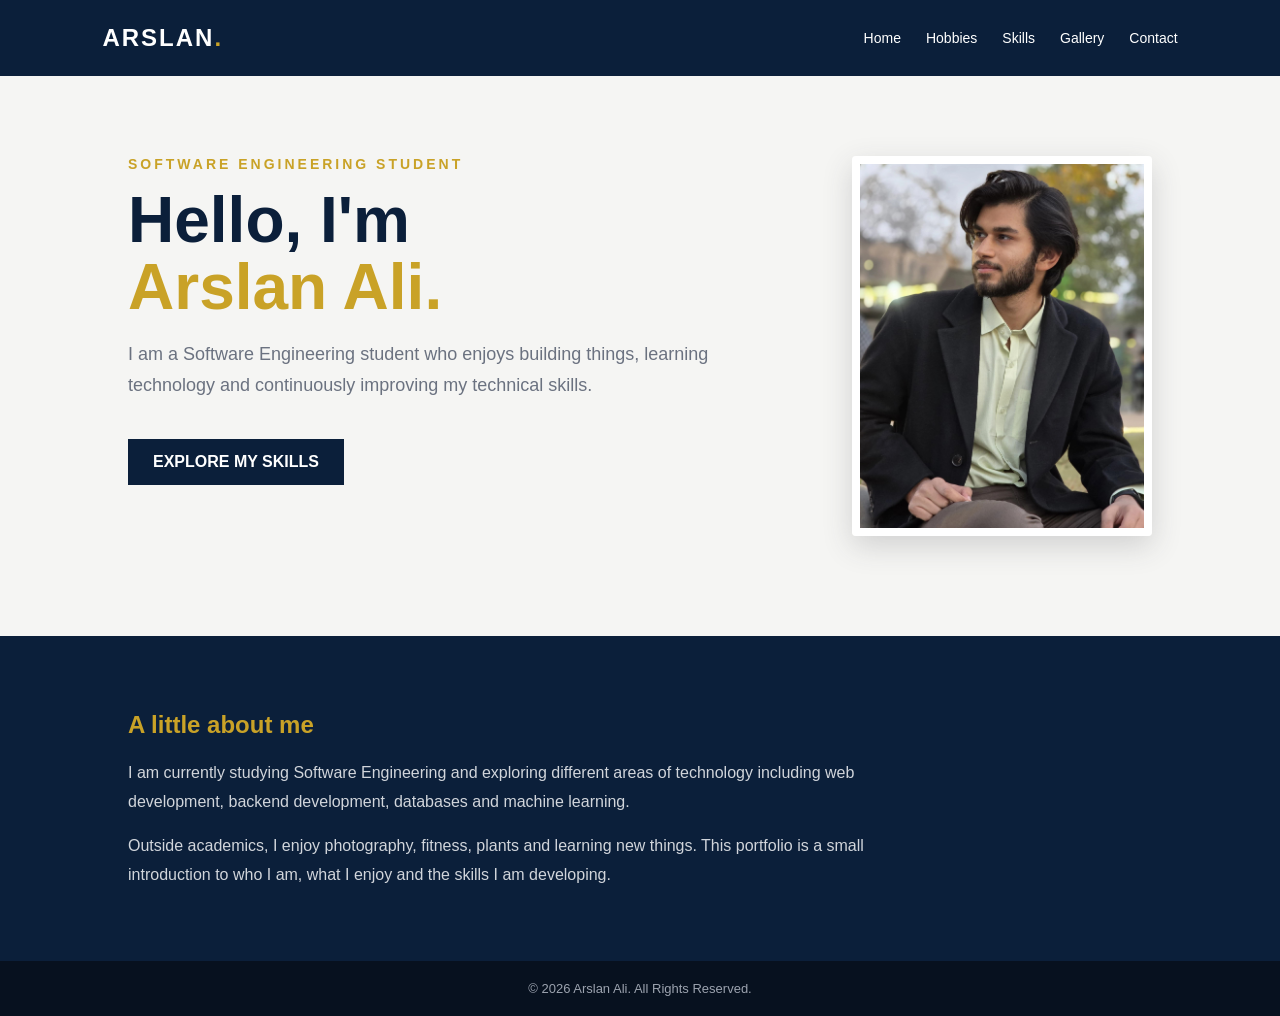
<file: Lab3/index.html>
<!DOCTYPE html>
<html>
<head>
    <title>Arslan Ali | Home</title>
    <link rel="stylesheet" href="css/style.css">
</head>

<body>

<header>
    <h2>ARSLAN<span>.</span></h2>

    <nav>
        <a href="index.html">Home</a>
        <a href="hobbies.html">Hobbies</a>
        <a href="skills.html">Skills</a>
        <a href="gallery.html">Gallery</a>
        <a href="contact.html">Contact</a>
    </nav>
</header>

<section class="hero">

    <img src="images/profile.jpeg"
         alt="Arslan Ali"
         class="profile">

    <div class="hero-text">

        <div class="small-title">SOFTWARE ENGINEERING STUDENT</div>

        <h1>
            Hello, I'm<br>
            <span>Arslan Ali.</span>
        </h1>

        <p>
            I am a Software Engineering student who enjoys building things,
            learning technology and continuously improving my technical skills.
        </p>

        <a href="skills.html" class="button">EXPLORE MY SKILLS</a>

    </div>

</section>

<section class="intro">

    <h2>A little about me</h2>

    <p>
        I am currently studying Software Engineering and exploring different
        areas of technology including web development, backend development,
        databases and machine learning.
    </p>

    <p>
        Outside academics, I enjoy photography, fitness, plants and learning
        new things. This portfolio is a small introduction to who I am,
        what I enjoy and the skills I am developing.
    </p>

</section>

<footer>
    © 2026 Arslan Ali. All Rights Reserved.
</footer>

</body>
</html>
</file>
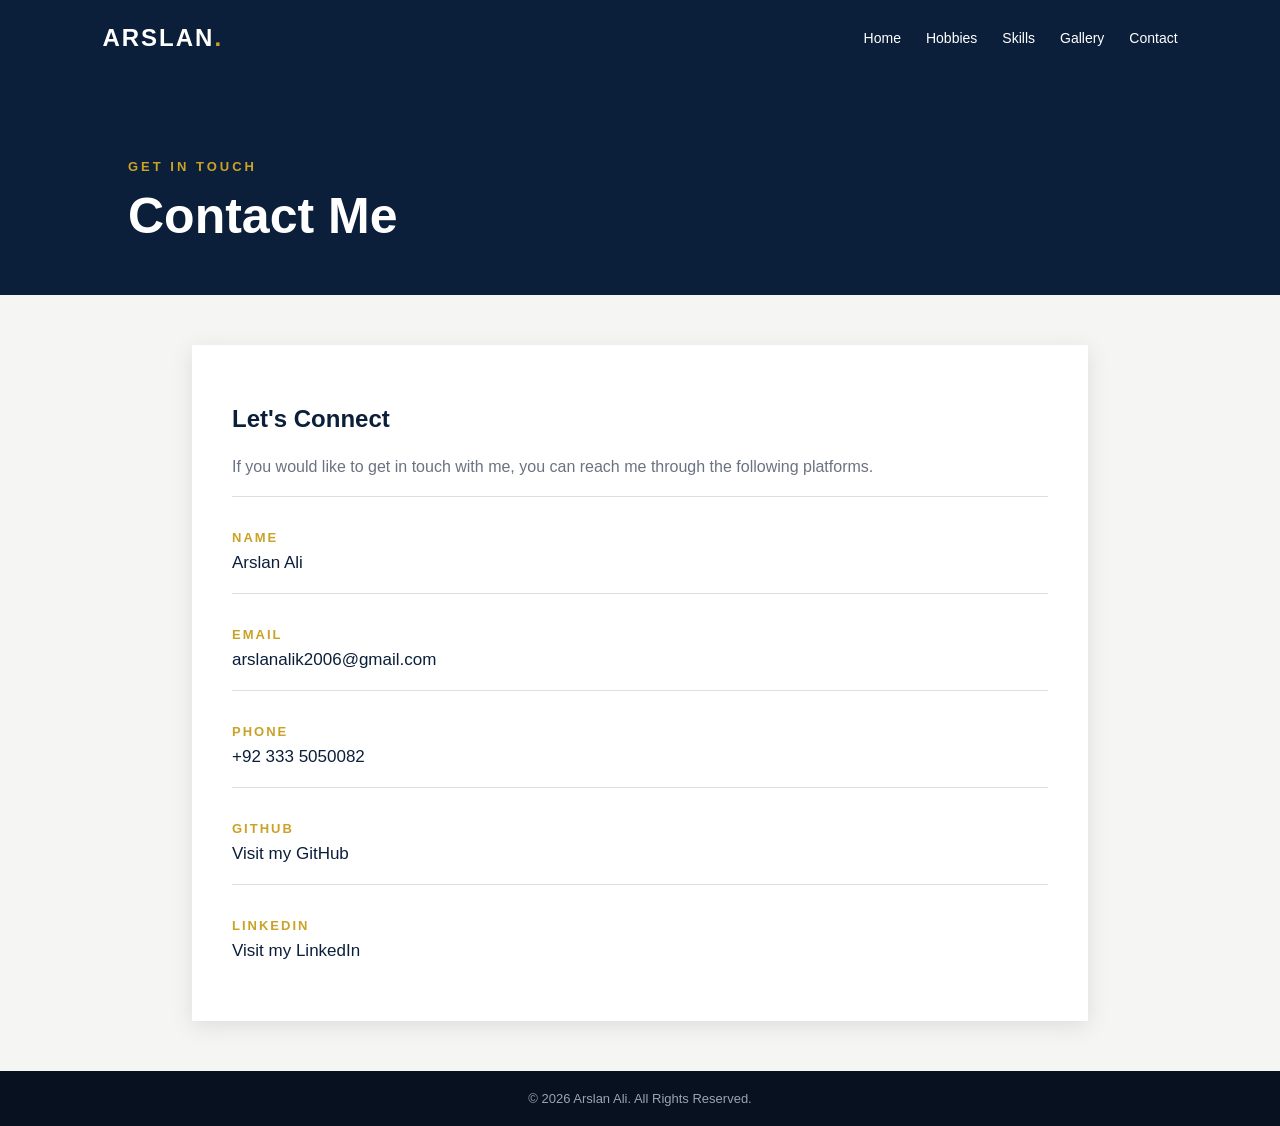
<file: Lab3/contact.html>
<!DOCTYPE html>
<html>
<head>
    <title>Arslan Ali | Contact</title>
    <link rel="stylesheet" href="css/style.css">
</head>

<body>

<header>
    <h2>ARSLAN<span>.</span></h2>

    <nav>
        <a href="index.html">Home</a>
        <a href="hobbies.html">Hobbies</a>
        <a href="skills.html">Skills</a>
        <a href="gallery.html">Gallery</a>
        <a href="contact.html">Contact</a>
    </nav>
</header>

<section class="heading">
    <p>GET IN TOUCH</p>
    <h1>Contact Me</h1>
</section>

<div class="contact-container">

    <div class="contact-box">

        <h2>Let's Connect</h2>

        <p>
            If you would like to get in touch with me, you can reach me
            through the following platforms.
        </p>

        <div class="contact-item">
            <h3>NAME</h3>
            <p>Arslan Ali</p>
        </div>

        <div class="contact-item">
            <h3>EMAIL</h3>
            <p>
                <a href="mailto:arslanalik2006@gmail.com">
                    arslanalik2006@gmail.com
                </a>
            </p>
        </div>

        <div class="contact-item">
            <h3>PHONE</h3>
            <p>+92 333 5050082</p>
        </div>

        <div class="contact-item">
            <h3>GITHUB</h3>
            <p>
                <a href="https://github.com/arslanali372006" target="_blank">
                    Visit my GitHub
                </a>
            </p>
        </div>

        <div class="contact-item">
            <h3>LINKEDIN</h3>
            <p>
                <a href="https://www.linkedin.com/in/arslan-ali-23793730a/" target="_blank">
                    Visit my LinkedIn
                </a>
            </p>
        </div>

    </div>

</div>

<footer>
    © 2026 Arslan Ali. All Rights Reserved.
</footer>

</body>
</html>
</file>
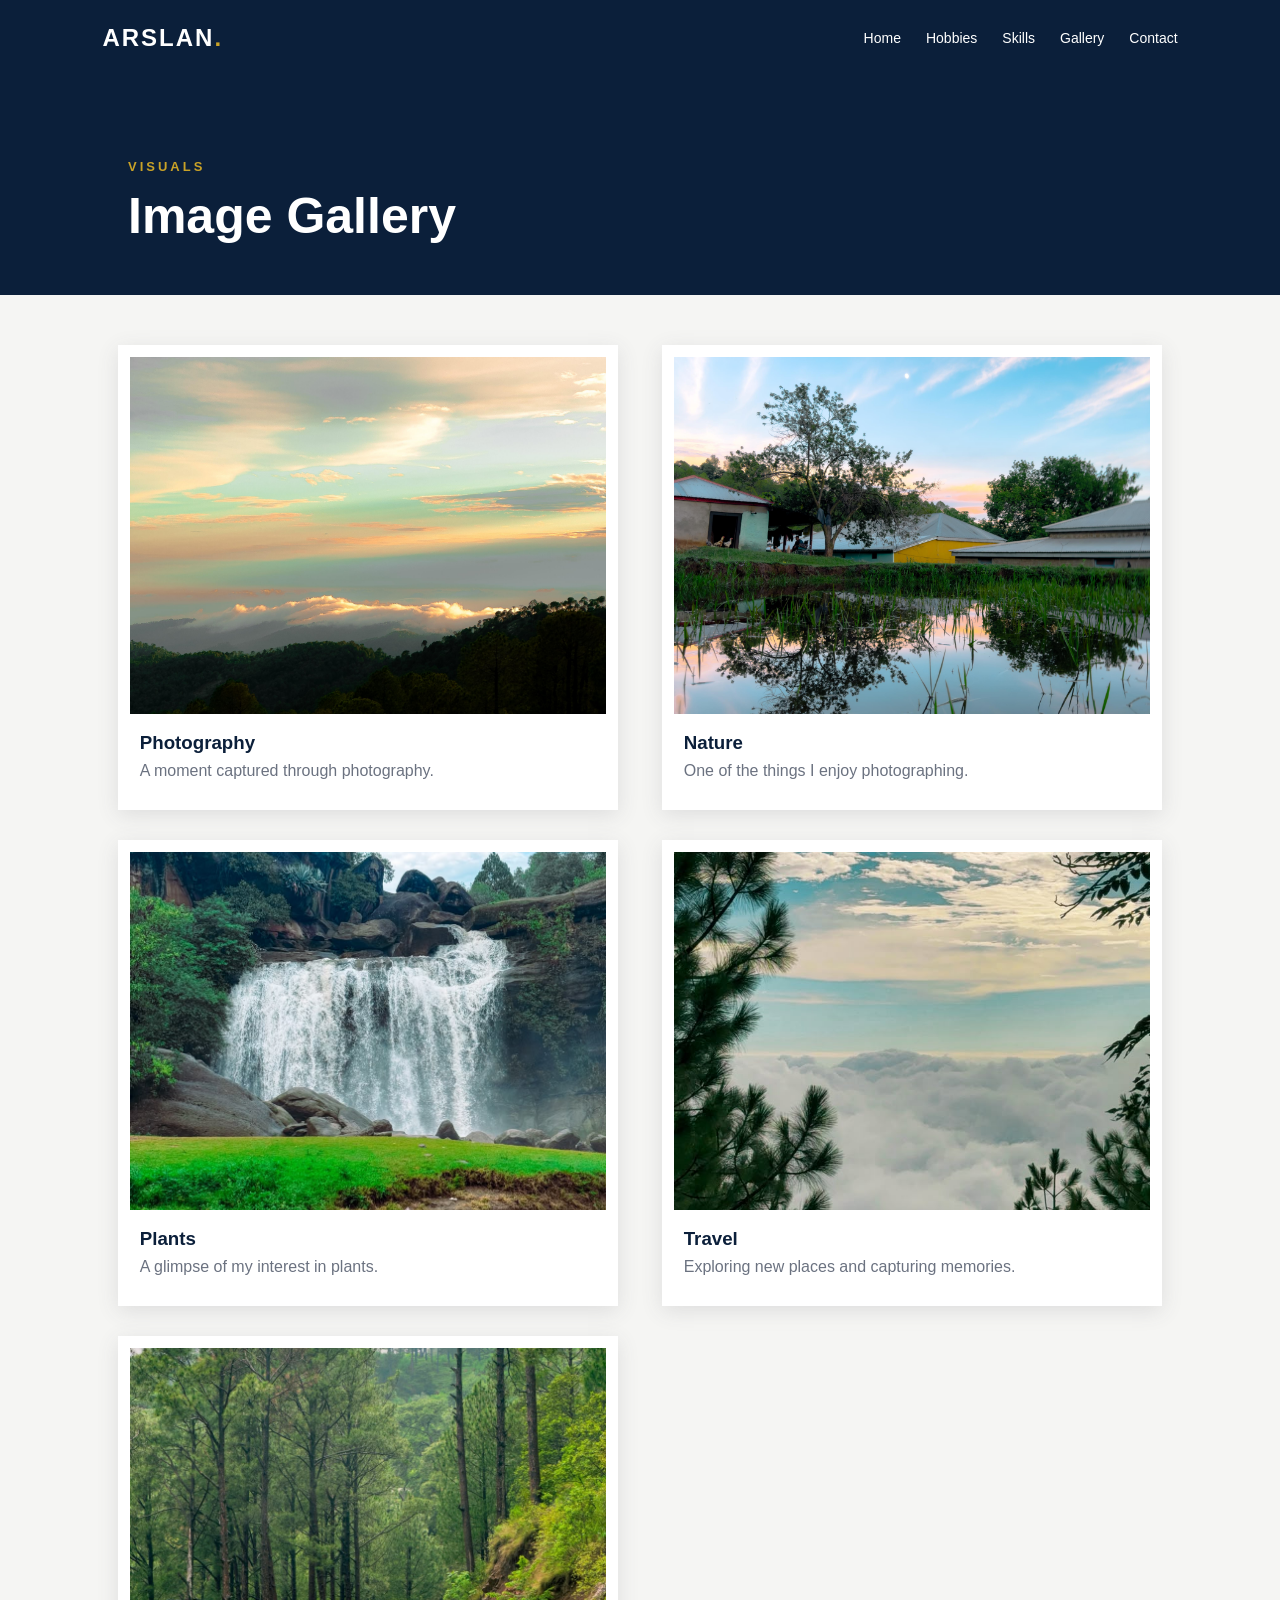
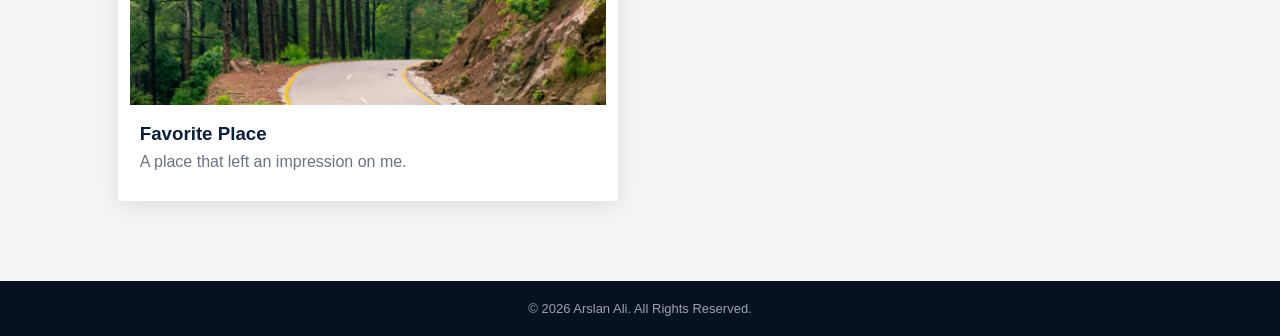
<file: Lab3/gallery.html>
<!DOCTYPE html>
<html>

<head>
    <title>Arslan Ali | Image Gallery</title>
    <link rel="stylesheet" href="css/style.css">
</head>

<body>

    <header>

        <h2>ARSLAN<span>.</span></h2>

        <nav>
            <a href="index.html">Home</a>
            <a href="hobbies.html">Hobbies</a>
            <a href="skills.html">Skills</a>
            <a href="gallery.html">Gallery</a>
            <a href="contact.html">Contact</a>
        </nav>

    </header>


    <section class="heading">

        <p>VISUALS</p>

        <h1>Image Gallery</h1>

    </section>


    <div class="gallery">

        <div class="image-card">

            <img src="images/image1.jpeg" alt="Photography">

            <h3>Photography</h3>

            <p>
                A moment captured through photography.
            </p>

        </div>


        <div class="image-card">

            <img src="images/image2.jpeg" alt="Nature">

            <h3>Nature</h3>

            <p>
                One of the things I enjoy photographing.
            </p>

        </div>


        <div class="image-card">

            <img src="images/image3.jpeg" alt="Plants">

            <h3>Plants</h3>

            <p>
                A glimpse of my interest in plants.
            </p>

        </div>


        <div class="image-card">

            <img src="images/image4.jpeg" alt="Travel">

            <h3>Travel</h3>

            <p>
                Exploring new places and capturing memories.
            </p>

        </div>


        <div class="image-card">

            <img src="images/image5.jpeg" alt="Favorite Place">

            <h3>Favorite Place</h3>

            <p>
                A place that left an impression on me.
            </p>

        </div>

    </div>


    <footer>

        © 2026 Arslan Ali. All Rights Reserved.

    </footer>

</body>

</html>
</file>
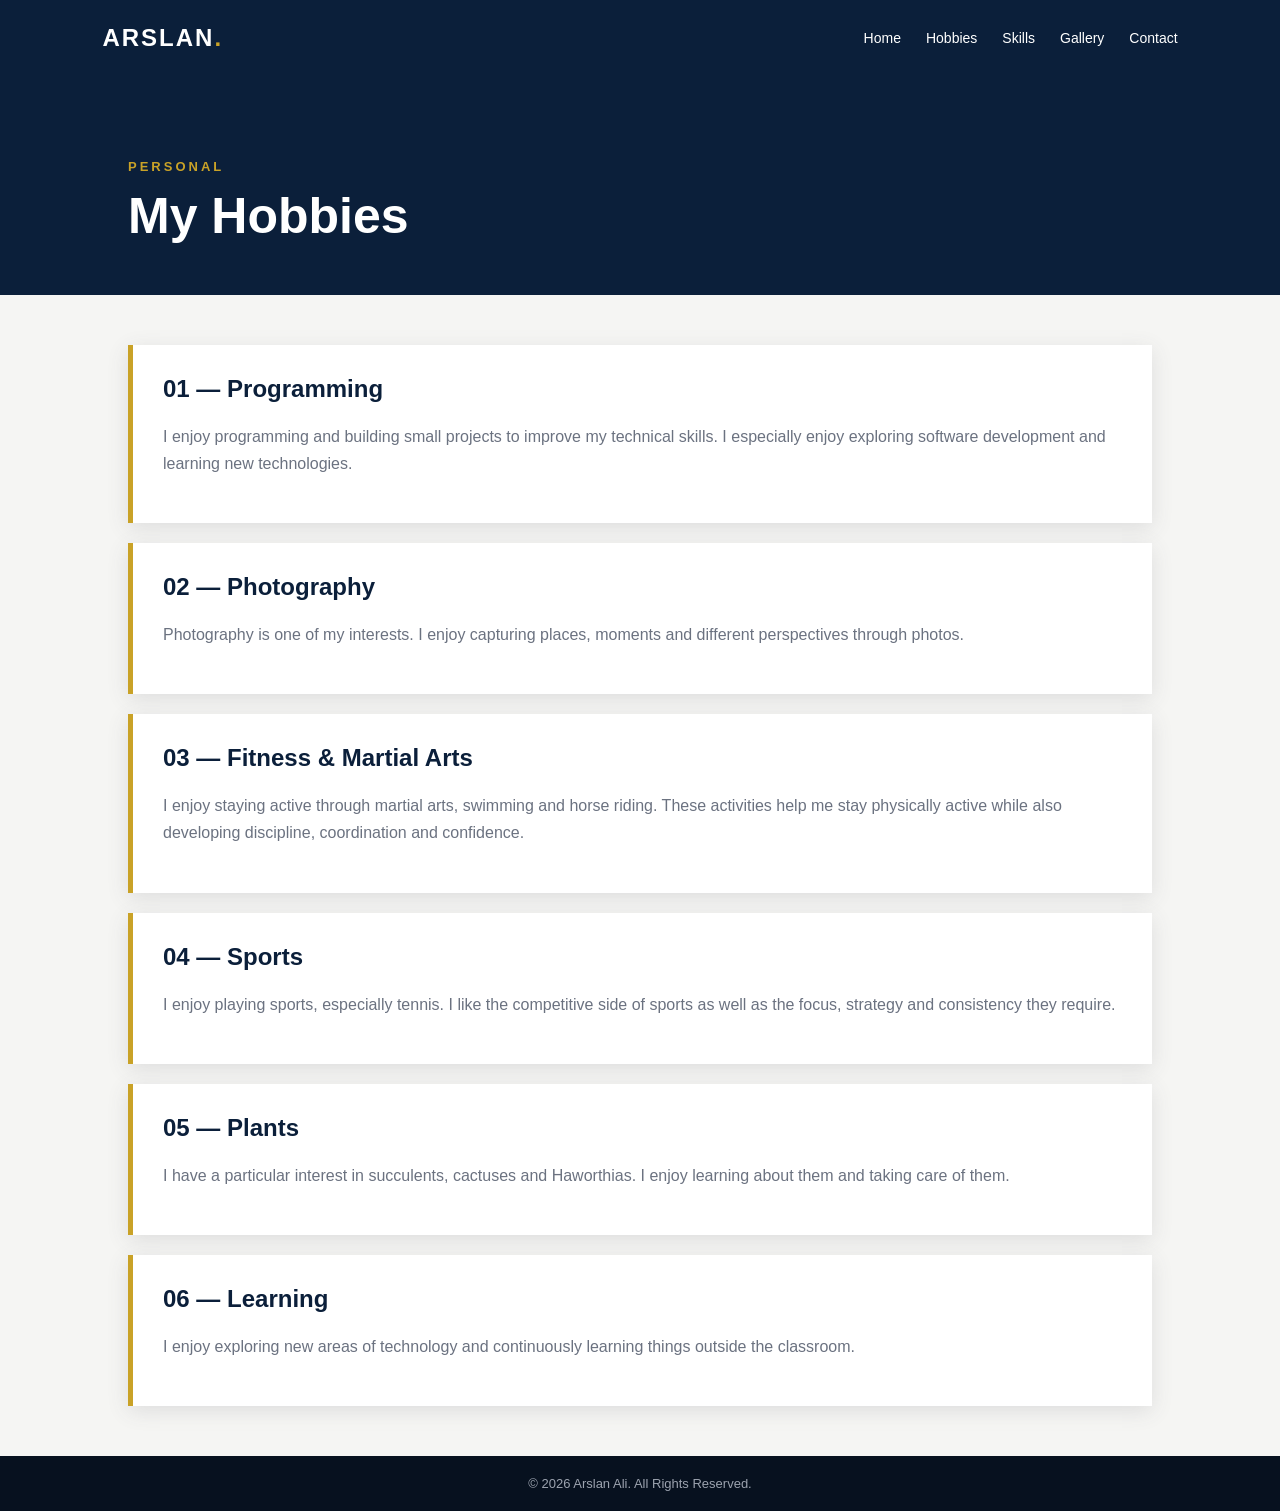
<file: Lab3/hobbies.html>
<!DOCTYPE html>
<html>

<head>
    <title>Arslan Ali | Hobbies</title>
    <link rel="stylesheet" href="css/style.css">
</head>

<body>

    <header>
        <h2>ARSLAN<span>.</span></h2>

        <nav>
            <a href="index.html">Home</a>
            <a href="hobbies.html">Hobbies</a>
            <a href="skills.html">Skills</a>
            <a href="gallery.html">Gallery</a>
            <a href="contact.html">Contact</a>
        </nav>
    </header>

    <section class="heading">
        <p>PERSONAL</p>
        <h1>My Hobbies</h1>
    </section>

    <div class="container">

        <div class="hobby">
            <h2>01 — Programming</h2>
            <p>
                I enjoy programming and building small projects to improve
                my technical skills. I especially enjoy exploring software
                development and learning new technologies.
            </p>
        </div>

        <div class="hobby">
            <h2>02 — Photography</h2>
            <p>
                Photography is one of my interests. I enjoy capturing
                places, moments and different perspectives through photos.
            </p>
        </div>

        <div class="hobby">
            <h2>03 — Fitness & Martial Arts</h2>
            <p>
                I enjoy staying active through martial arts, swimming and
                horse riding. These activities help me stay physically active
                while also developing discipline, coordination and confidence.
            </p>
        </div>

        <div class="hobby">
            <h2>04 — Sports</h2>
            <p>
                I enjoy playing sports, especially tennis. I like the
                competitive side of sports as well as the focus, strategy
                and consistency they require.
            </p>
        </div>

        <div class="hobby">
            <h2>05 — Plants</h2>
            <p>
                I have a particular interest in succulents, cactuses and
                Haworthias. I enjoy learning about them and taking care
                of them.
            </p>
        </div>

        <div class="hobby">
            <h2>06 — Learning</h2>
            <p>
                I enjoy exploring new areas of technology and continuously
                learning things outside the classroom.
            </p>
        </div>

    </div>

    <footer>
        © 2026 Arslan Ali. All Rights Reserved.
    </footer>

</body>

</html>
</file>
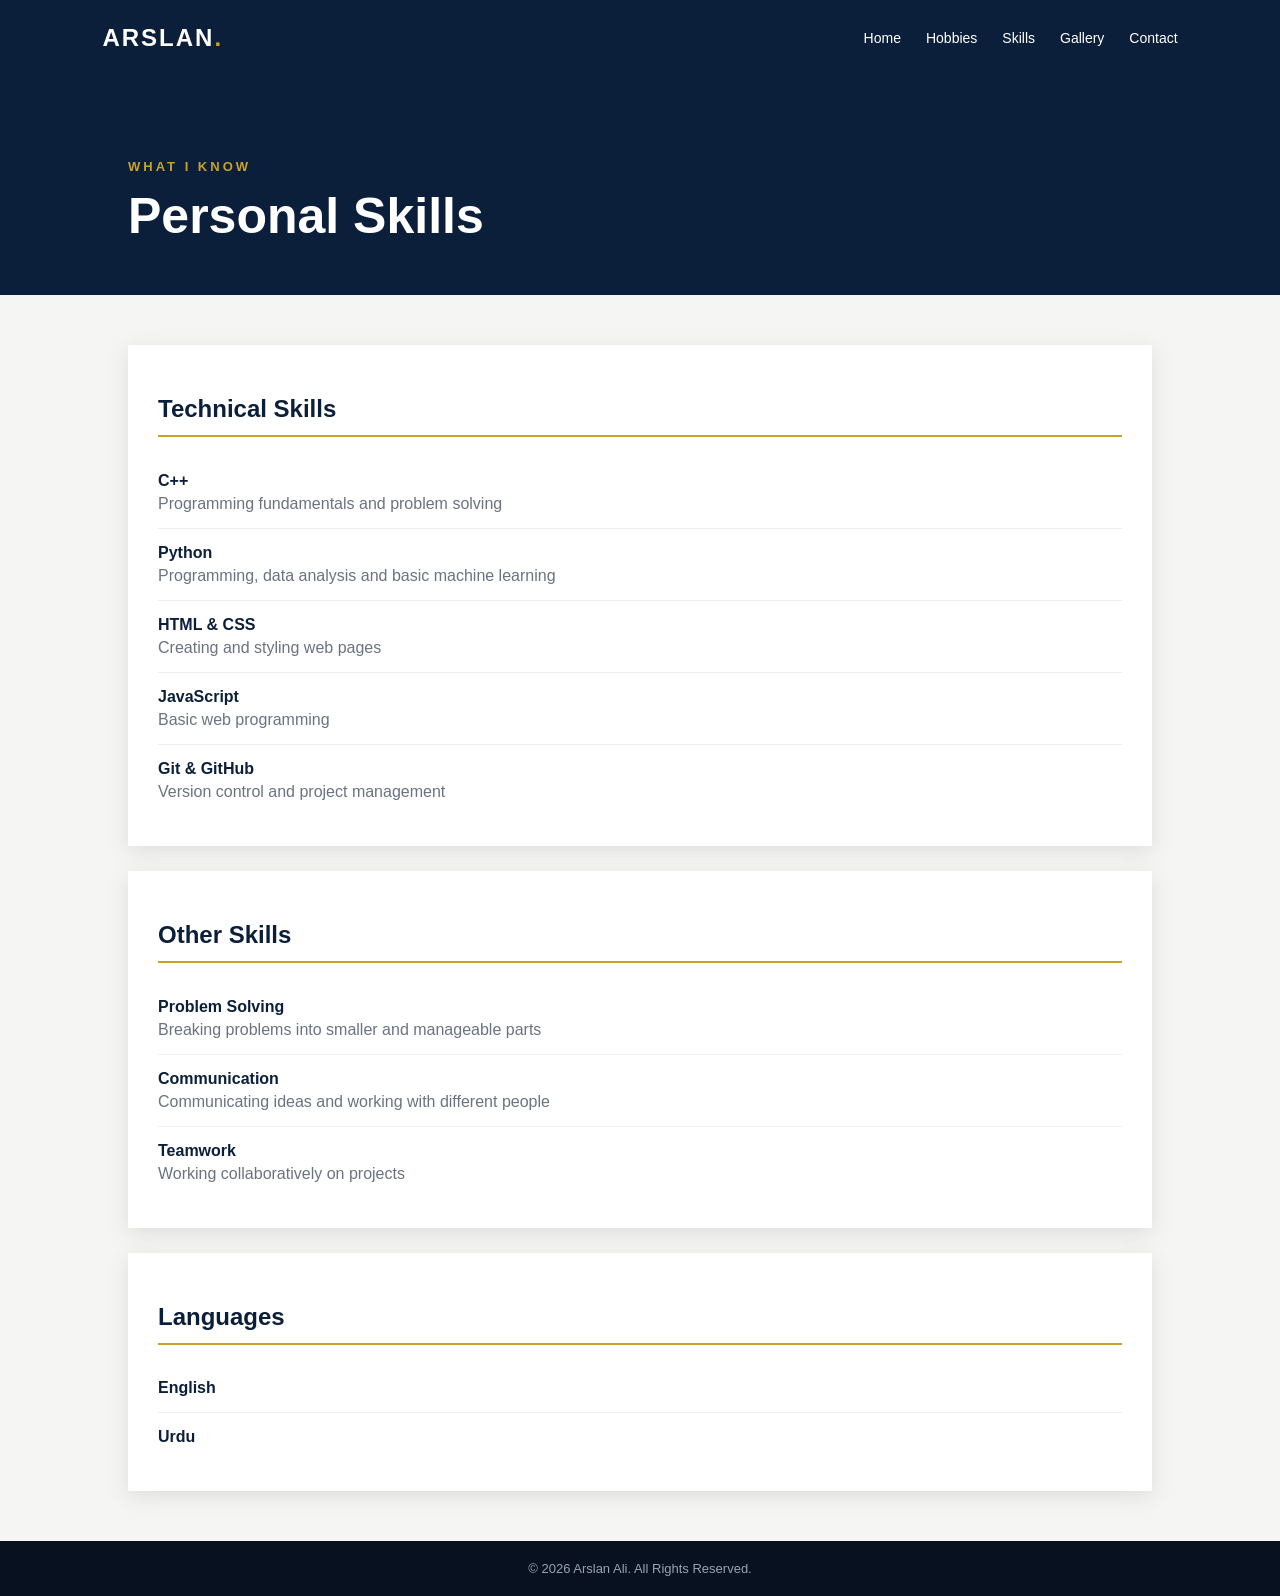
<file: Lab3/skills.html>
<!DOCTYPE html>
<html>
<head>
    <title>Arslan Ali | Personal Skills</title>
    <link rel="stylesheet" href="css/style.css">
</head>

<body>

<header>
    <h2>ARSLAN<span>.</span></h2>

    <nav>
        <a href="index.html">Home</a>
        <a href="hobbies.html">Hobbies</a>
        <a href="skills.html">Skills</a>
        <a href="gallery.html">Gallery</a>
        <a href="contact.html">Contact</a>
    </nav>
</header>

<section class="heading">
    <p>WHAT I KNOW</p>
    <h1>Personal Skills</h1>
</section>

<div class="container">

    <div class="section">

        <h2>Technical Skills</h2>

        <div class="skill">
            <div class="skill-name">C++</div>
            <div class="description">
                Programming fundamentals and problem solving
            </div>
        </div>

        <div class="skill">
            <div class="skill-name">Python</div>
            <div class="description">
                Programming, data analysis and basic machine learning
            </div>
        </div>

        <div class="skill">
            <div class="skill-name">HTML & CSS</div>
            <div class="description">
                Creating and styling web pages
            </div>
        </div>

        <div class="skill">
            <div class="skill-name">JavaScript</div>
            <div class="description">
                Basic web programming
            </div>
        </div>

        <div class="skill">
            <div class="skill-name">Git & GitHub</div>
            <div class="description">
                Version control and project management
            </div>
        </div>

    </div>

    <div class="section">

        <h2>Other Skills</h2>

        <div class="skill">
            <div class="skill-name">Problem Solving</div>
            <div class="description">
                Breaking problems into smaller and manageable parts
            </div>
        </div>

        <div class="skill">
            <div class="skill-name">Communication</div>
            <div class="description">
                Communicating ideas and working with different people
            </div>
        </div>

        <div class="skill">
            <div class="skill-name">Teamwork</div>
            <div class="description">
                Working collaboratively on projects
            </div>
        </div>

    </div>

    <div class="section">

        <h2>Languages</h2>

        <div class="skill">
            <div class="skill-name">English</div>
        </div>

        <div class="skill">
            <div class="skill-name">Urdu</div>
        </div>

    </div>

</div>

<footer>
    © 2026 Arslan Ali. All Rights Reserved.
</footer>

</body>
</html>
</file>
<file: Lab3/css/style.css>
/* =========================================================
   Arslan Ali — Portfolio Stylesheet
   Lab 3: external CSS, float/clear layout, no frameworks/JS
   ========================================================= */

* {
    box-sizing: border-box;
}

body {
    margin: 0;
    font-family: Arial, Helvetica, sans-serif;
    background-color: #f5f5f3;
    color: #111827;
}

/* ---------- Header & horizontal nav (float-based) ---------- */

header {
    background-color: #0b1f3a;
    color: white;
    padding: 22px 8%;
}

/* clearfix: contains the floated logo and nav below */
header::after {
    content: "";
    display: table;
    clear: both;
}

header h2 {
    float: left;
    margin: 0;
    letter-spacing: 2px;
    line-height: 32px;
}

header span {
    color: #c9a227;
}

nav {
    float: right;
}

nav a {
    float: left;
    color: white;
    text-decoration: none;
    margin-left: 25px;
    font-size: 14px;
    line-height: 32px;
}

nav a:hover {
    color: #c9a227;
}

/* ---------- Page banner (heading) ---------- */

.heading {
    padding: 70px 10% 40px;
    background-color: #0b1f3a;
    color: white;
}

.heading p {
    color: #c9a227;
    letter-spacing: 3px;
    font-size: 13px;
    font-weight: bold;
}

.heading h1 {
    font-size: 50px;
    margin: 10px 0;
}

/* ---------- Footer ---------- */

footer {
    background-color: #07111f;
    color: #9ca3af;
    text-align: center;
    padding: 20px;
    font-size: 13px;
}

/* =========================================================
   Home page — hero with floated profile photo
   ========================================================= */

.hero {
    padding: 80px 10%;
}

/* clearfix: contains the floated profile image */
.hero::after {
    content: "";
    display: table;
    clear: both;
}

.hero-text {
    max-width: 650px;
}

.small-title {
    color: #c9a227;
    font-size: 14px;
    letter-spacing: 3px;
    font-weight: bold;
}

.hero h1 {
    font-size: 64px;
    margin: 15px 0;
    line-height: 1.05;
    color: #0b1f3a;
}

.hero h1 span {
    color: #c9a227;
}

.hero p {
    color: #6b7280;
    font-size: 18px;
    line-height: 1.7;
}

.button {
    display: inline-block;
    margin-top: 20px;
    padding: 14px 25px;
    background-color: #0b1f3a;
    color: white;
    text-decoration: none;
    font-weight: bold;
}

.button:hover {
    background-color: #c9a227;
    color: #0b1f3a;
}

/* Profile photo floats right; hero-text wraps beside it */
.profile {
    float: right;
    width: 300px;
    height: 380px;
    object-fit: cover;
    border-radius: 4px;
    border: 8px solid white;
    box-shadow: 0 10px 30px #d0d0d0;
    margin-left: 40px;
    margin-bottom: 20px;
}

.intro {
    background-color: #0b1f3a;
    color: white;
    padding: 55px 10%;
}

.intro h2 {
    color: #c9a227;
}

.intro p {
    max-width: 800px;
    line-height: 1.8;
    color: #d1d5db;
}

@media (max-width: 800px) {
    header h2,
    nav {
        float: none;
        text-align: center;
    }

    nav a {
        float: none;
        display: inline-block;
        margin: 5px;
    }

    .profile {
        float: none;
        display: block;
        margin: 0 auto 25px;
    }

    .hero h1 {
        font-size: 45px;
    }

    .hero {
        text-align: center;
    }
}

/* =========================================================
   Shared container (Skills & Hobbies pages)
   ========================================================= */

.container {
    width: 80%;
    margin: 50px auto;
}

/* ---------- Skills page ---------- */

.section {
    background-color: white;
    padding: 30px;
    margin-bottom: 25px;
    box-shadow: 0 5px 20px #dddddd;
}

.section h2 {
    color: #0b1f3a;
    border-bottom: 2px solid #c9a227;
    padding-bottom: 12px;
}

.skill {
    padding: 15px 0;
    border-bottom: 1px solid #eeeeee;
}

.skill:last-child {
    border-bottom: none;
}

.skill-name {
    font-weight: bold;
    color: #0b1f3a;
}

.description {
    color: #6b7280;
    margin-top: 5px;
}

/* ---------- Hobbies page ---------- */

.hobby {
    background-color: white;
    padding: 30px;
    margin-bottom: 20px;
    border-left: 5px solid #c9a227;
    box-shadow: 0 5px 20px #dddddd;
}

.hobby h2 {
    color: #0b1f3a;
    margin-top: 0;
}

.hobby p {
    color: #6b7280;
    line-height: 1.7;
}

/* =========================================================
   Contact page
   ========================================================= */

.contact-container {
    width: 70%;
    margin: 50px auto;
}

.contact-box {
    background-color: white;
    padding: 40px;
    box-shadow: 0 5px 20px #dddddd;
}

.contact-box h2 {
    color: #0b1f3a;
}

.contact-box > p {
    color: #6b7280;
    line-height: 1.7;
}

.contact-item {
    border-top: 1px solid #dddddd;
    padding: 20px 0;
}

.contact-item h3 {
    color: #c9a227;
    margin-bottom: 8px;
    font-size: 13px;
    letter-spacing: 2px;
}

.contact-item p {
    margin: 0;
    color: #0b1f3a;
    font-size: 17px;
}

.contact-item a {
    color: #0b1f3a;
    text-decoration: none;
}

.contact-item a:hover {
    color: #c9a227;
}

@media (max-width: 700px) {
    .contact-container {
        width: 90%;
    }
}

/* =========================================================
   Gallery page — floated image cards + clearfix
   ========================================================= */

.gallery {
    width: 85%;
    margin: 50px auto;
}

/* clearfix: contains the floated image cards */
.gallery::after {
    content: "";
    display: table;
    clear: both;
}

.image-card {
    float: left;
    width: 46%;
    margin: 0 2% 30px 2%;
    background-color: white;
    padding: 12px;
    box-shadow: 0 5px 20px #dddddd;
    overflow: hidden;
}

.image-card img {
    width: 100%;
    aspect-ratio: 4 / 3;
    object-fit: cover;
    object-position: center;
    display: block;
}

.image-card h3 {
    color: #0b1f3a;
    margin: 18px 10px 5px;
}

.image-card p {
    color: #6b7280;
    margin: 5px 10px 15px;
    line-height: 1.5;
}

@media (max-width: 700px) {
    .heading {
        padding: 50px 8% 35px;
    }

    .heading h1 {
        font-size: 40px;
    }

    .gallery {
        width: 90%;
    }

    .image-card {
        float: none;
        width: 100%;
        margin: 0 0 25px 0;
    }
}
</file>
